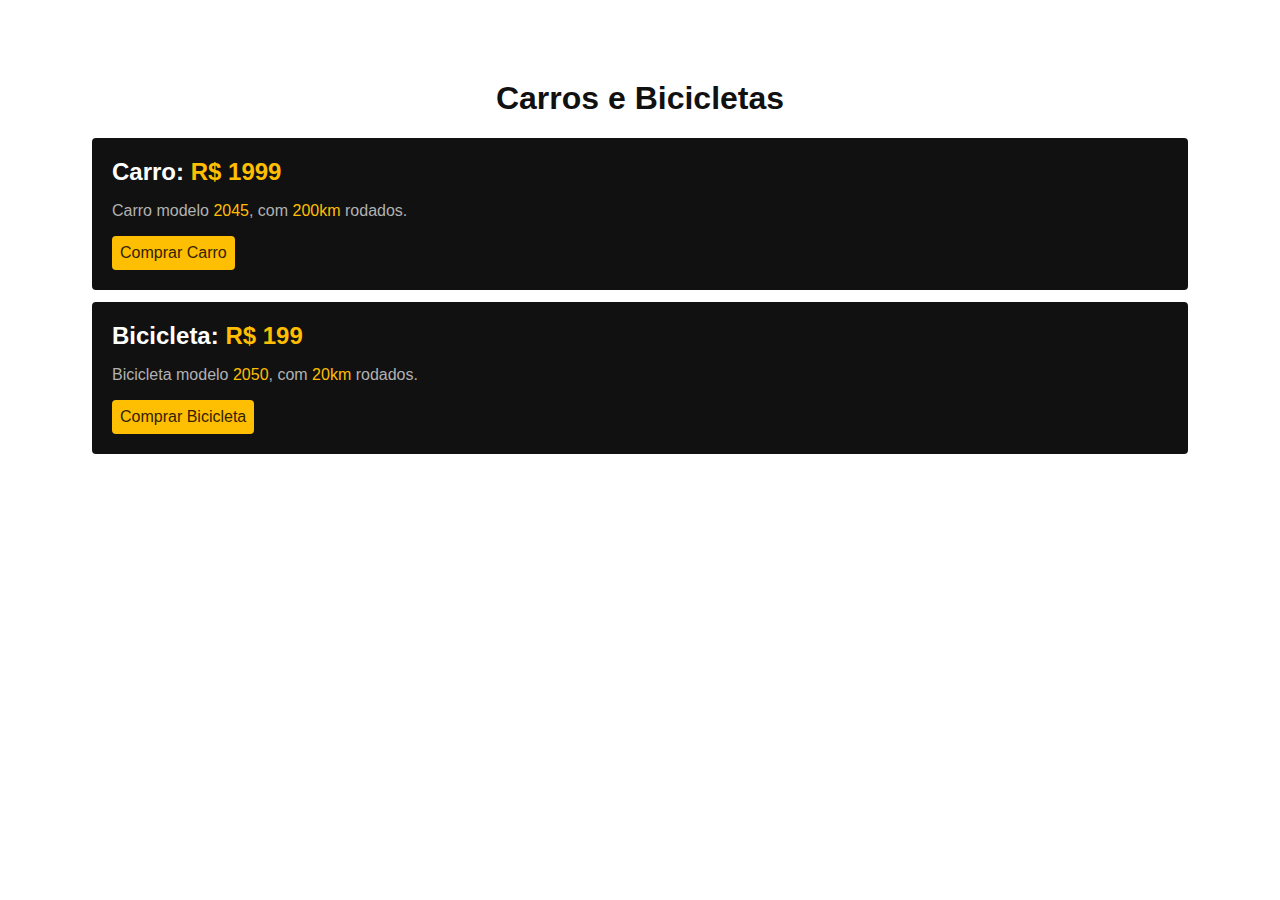
<file: Projeto 1/index.html>
<html lang="en">

<head>
  <meta charset="UTF-8">
  <meta name="viewport" content="width=device-width, initial-scale=1.0">
  <title>Document</title>
  <link rel="stylesheet" type="text/css" href="styles.css">
</head>

<body>
  <h1>Carros e Bicicletas</h1>
  <div>
    <h2>Carro: <span>R$ 1999</span></h2>
    <p>Carro modelo <span>2045</span>, com <span>200km </span>rodados.</p>
    <a href="/">Comprar Carro</a>
  </div>
  <div>
    <h2>Bicicleta: <span>R$ 199</span></h2>
    <p>Bicicleta modelo <span>2050</span>, com <span>20km </span>rodados.</p>
    <a href="/">Comprar Bicicleta</a>
  </div>

</body>

</html>
</file>
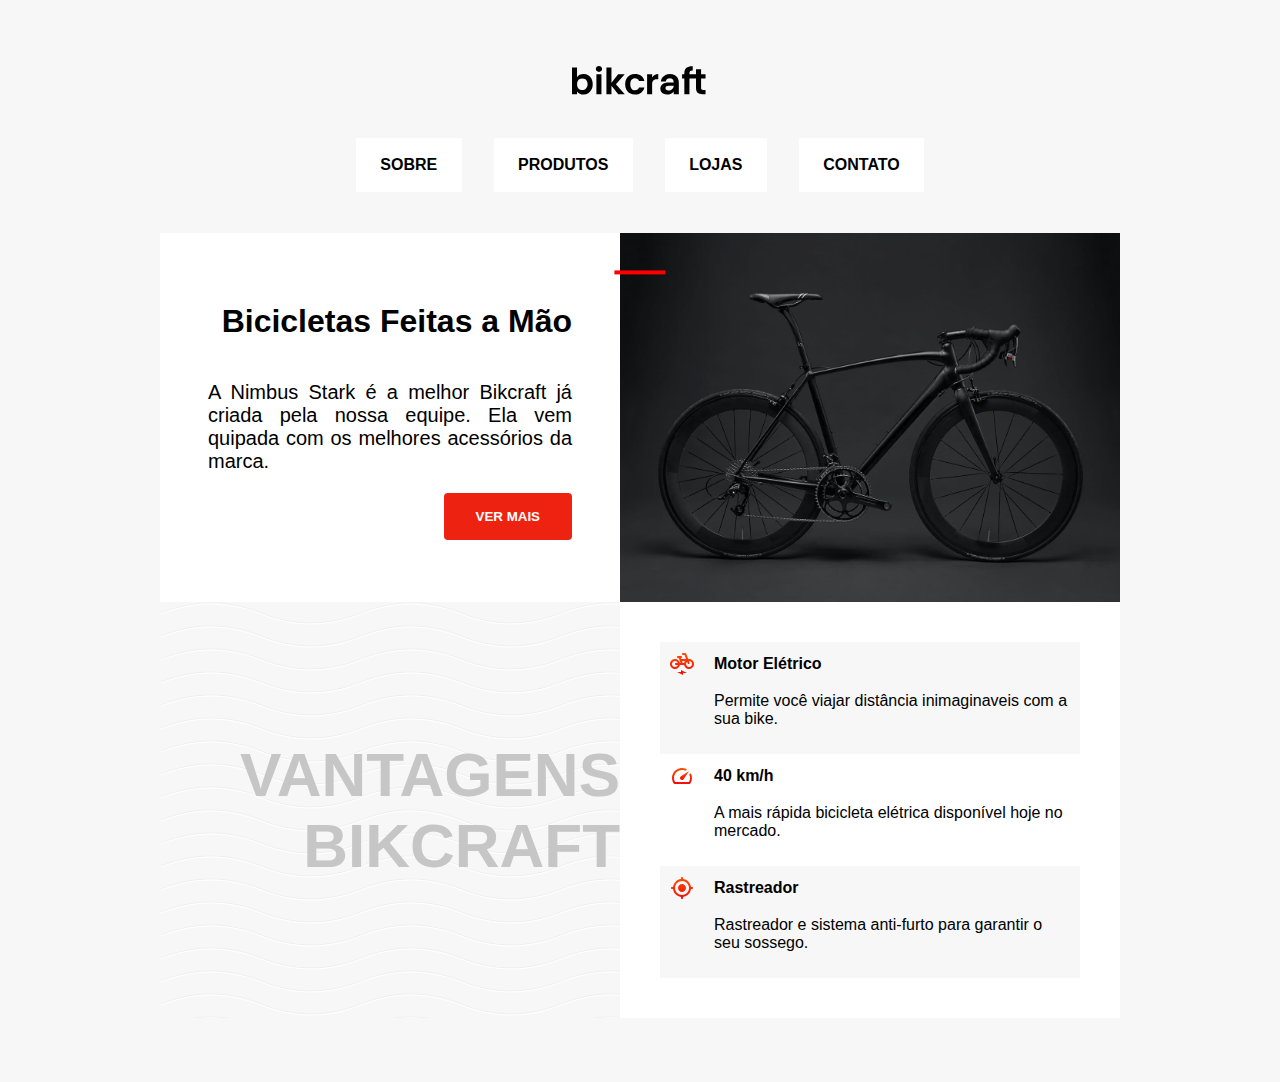
<file: Projeto 2/index.html>
<!DOCTYPE html>
<html lang="en">

<head>
  <meta charset="UTF-8">
  <meta name="viewport" content="width=device-width, initial-scale=1.0">
  <title>Document</title>
  <link rel="stylesheet" href="style.css">
</head>

<body>
  <img src="./img/bikcraft.svg" alt="">
  <!-- Fiz uma lista, mas tudo era link, então fiz errado -->
  <nav class="menu">
    <a class="nav">SOBRE</a>
    <a class="nav">PRODUTOS</a>
    <a class="nav">LOJAS</a>
    <a class="nav">CONTATO</a>
  </nav>
  <main class="cards">
    <div class="card">
      <h1>Bicicletas Feitas a Mão</h1>
      <p class="descricao">A Nimbus Stark é a melhor Bikcraft já criada pela nossa equipe. Ela vem quipada com os melhores acessórios da marca. </p>
      <button>VER MAIS</button>
    </div>
    <div class="card"><img src="./img/bicicleta.jpg" alt="" width="500" id="img"></div>
    <div class="card">VANTAGENS BIKCRAFT</div>
    <div class="card">
      <div class="detalhes">
        <img src="./img/eletrica.svg" alt="">
        <h4>Motor Elétrico</h4>
        <p class="txtdetalhes">Permite você viajar distância inimaginaveis com a sua bike.</p>
      </div>
      <div class="detalhes">
        <img src="./img/velocidade.svg" alt="">
        <h4>40 km/h</h4>
        <p class="txtdetalhes">A mais rápida bicicleta elétrica disponível hoje no mercado.</p>
      </div>
      <div class="detalhes">
        <img src="./img/rastreador.svg" alt="">
        <h4>Rastreador</h4>
        <p class="txtdetalhes">Rastreador e sistema anti-furto para garantir o seu sossego.</p>
      </div>
    </div>
    <div class="red"></div>

  </main>
  <footer><span></span></footer>
</body>

</html>
</file>
<file: Projeto 1/styles.css>
body {
  margin: 0px;
  padding: 0px;
  font-family: Arial, sans-serif;
  padding: 80px;
}

h1 {
  text-align: center;
  color: #111;
}
div {
  padding: 20px;
  margin: 12px;
  background: #111;
  border-radius: 4px;
  color: #fff;
}
h2 {
  margin: 0px;
}

h2 span {
  color: #febe01;
}
p {
  color: #b2b2b2;
}

p span {
  color: #febe01;
}

a {
  display: inline-block;
  border-radius: 4px;
  color: #332200;
  background: #febe01;
  text-decoration: none;
  padding: 8px;
  border: none;
}
</file>
<file: Projeto 2/style.css>
body {
  display: flex;
  flex-direction: column;
  align-items: center;
  justify-content: center;
  box-sizing: border-box;
  margin: 0;
  padding: 0;
  background: #f7f7f7;
  font-family: Arial;
  padding: 4rem;
}

.menu {
  display: flex;
  gap: 2rem;
  padding: 2.6rem;
}

a {
  font-weight: 600;
  background: #fff;
  padding: 1rem 1.4rem;
  cursor: pointer;
  border: 2px solid #fff;
}
a:hover {
  border-color: red;
}

.cards {
  display: grid;
  grid-template-columns: 1fr 1fr;
  max-width: 1000px;
  position: relative;
  justify-content: center;
  padding: 0 6rem;
}

.card:nth-child(1) {
  display: flex;
  flex-direction: column;
  align-items: flex-end;
  text-align: justify;
  background: #fff;
  padding: 3rem;
}
.card:nth-child(3) {
  background-image: url("./img/onda.svg");
}

h1 {
  font-weight: 600;
}

.descricao {
  font-size: 20px;
}
button {
  color: #fff;
  background: #ee2211;
  border: none;
  font-weight: 600;
  padding: 1rem 2rem;
  border-radius: 4px;
  cursor: pointer;
}

button:hover {
  background-color: #900;
}

.card:nth-child(3) {
  color: #c6c6c6;
  font-size: 62px;
  font-weight: 600;
  display: flex;
  align-items: center;
  text-align: right;
}

.card:nth-child(4) {
  background: #fff;
  padding: 40px;
}

.detalhes {
  display: grid;
  grid-template-columns: auto 1fr;
  align-items: center;
  padding: 10px;
  gap: 0 20px;
}
.detalhes:nth-child(odd) {
  background: #f7f7f7;
}
.detalhes:hover {
  border-left: 3px solid red;
}

.txtdetalhes {
  grid-column: 2;
}

.red {
  background: red;
  padding: 0.1rem;
  width: 3rem;
  position: absolute;
  top: 5%; /* Coloca o elemento no meio vertical do contêiner */
  left: 50%; /* Coloca o elemento no meio horizontal do contêiner */
  transform: translate(-50%, -50%);
}

h4 {
  padding: 0;
  margin: 0;
}

#img {
  display: block;
}
</file>
